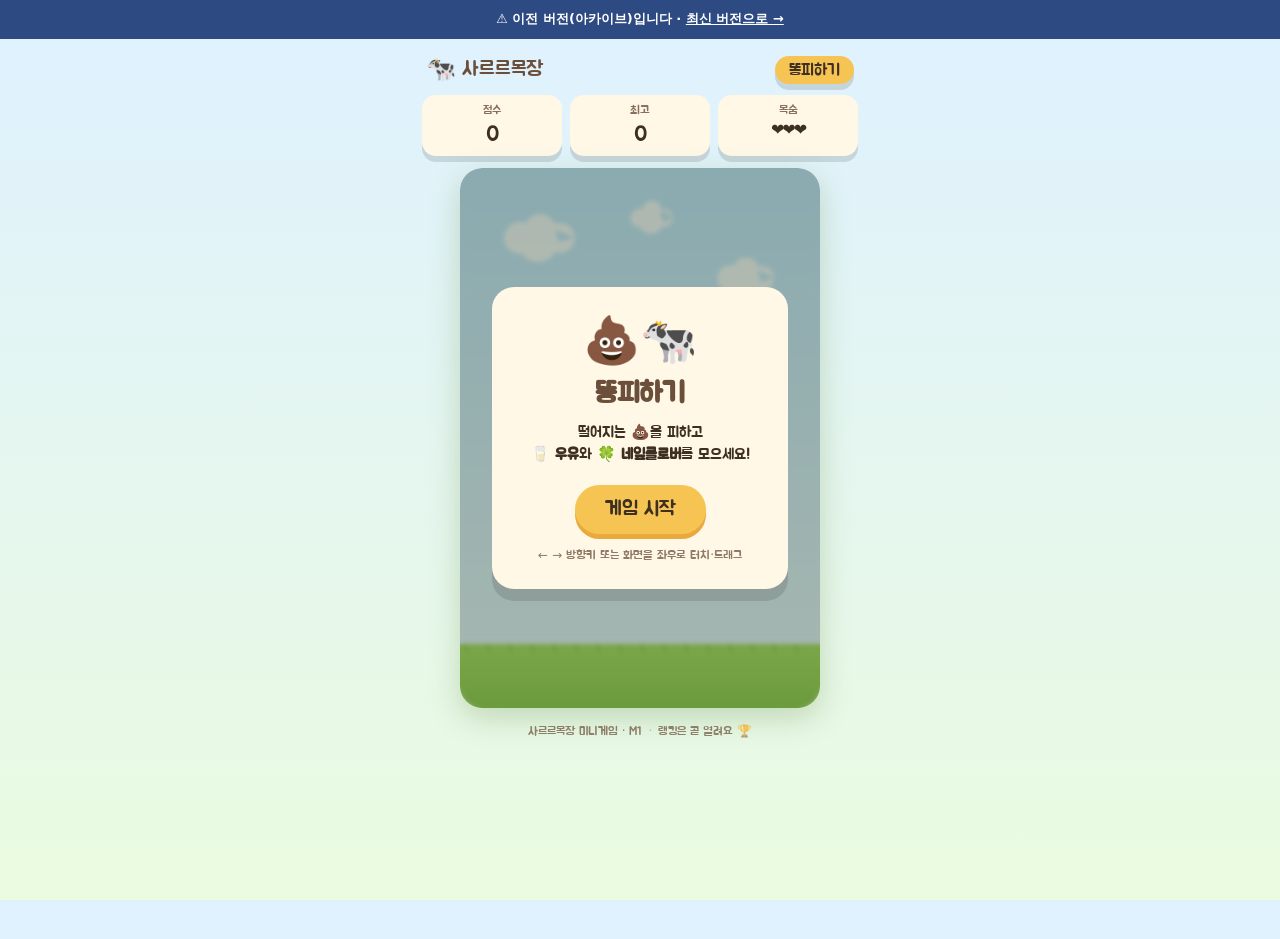
<file: versions/v1-mvp/index.html>
<!DOCTYPE html>
<html lang="ko">
<head>
  <meta charset="UTF-8" />
  <meta name="viewport" content="width=device-width, initial-scale=1.0, maximum-scale=1.0, user-scalable=no" />
  <meta name="theme-color" content="#f6c453" />
  <title>사르르목장 · 똥피하기</title>
  <meta name="description" content="사르르목장 미니게임 — 떨어지는 똥을 피하고 우유를 모으세요!" />
  <link rel="preconnect" href="https://fonts.gstatic.com" crossorigin />
  <link href="https://fonts.googleapis.com/css2?family=Jua&display=swap" rel="stylesheet" />
  <link rel="stylesheet" href="./css/style.css" />
</head>
<body>
<script src="../oldver-check.js"></script>
  <div id="app">
    <header class="topbar">
      <div class="brand">
        <span class="brand-emoji">🐄</span>
        <span class="brand-text">사르르목장</span>
      </div>
      <div class="game-title">똥피하기</div>
    </header>

    <main class="stage-wrap">
      <div class="hud">
        <div class="hud-item">
          <span class="hud-label">점수</span>
          <span id="score" class="hud-value">0</span>
        </div>
        <div class="hud-item">
          <span class="hud-label">최고</span>
          <span id="best" class="hud-value">0</span>
        </div>
        <div class="hud-item lives">
          <span class="hud-label">목숨</span>
          <span id="lives" class="hud-value">❤️❤️❤️</span>
        </div>
      </div>

      <div class="canvas-frame">
        <canvas id="game" width="360" height="540"></canvas>

        <!-- 시작 화면 -->
        <div id="overlay-start" class="overlay">
          <div class="card">
            <div class="big-emoji">💩🐄</div>
            <h1>똥피하기</h1>
            <p class="lead">떨어지는 <b>💩</b>을 피하고<br /><b>🥛 우유</b>와 <b>🍀 네잎클로버</b>를 모으세요!</p>
            <button id="btn-start" class="btn btn-primary">게임 시작</button>
            <p class="hint">← → 방향키 또는 화면을 좌우로 터치·드래그</p>
          </div>
        </div>

        <!-- 게임오버 화면 -->
        <div id="overlay-over" class="overlay hidden">
          <div class="card">
            <div class="big-emoji" id="over-emoji">🐄💫</div>
            <h1>게임 오버</h1>
            <p class="score-line">점수 <b id="final-score">0</b></p>
            <p class="best-line" id="best-line"></p>
            <button id="btn-retry" class="btn btn-primary">다시 도전</button>
          </div>
        </div>
      </div>

      <div class="controls">
        <button id="btn-left" class="pad" aria-label="왼쪽">◀</button>
        <button id="btn-right" class="pad" aria-label="오른쪽">▶</button>
      </div>
    </main>

    <footer class="footer">
      <span>사르르목장 미니게임 · M1</span>
      <span class="dot">·</span>
      <span>랭킹은 곧 열려요 🏆</span>
    </footer>
  </div>

  <script src="./js/game.js"></script>
</body>
</html>
</file>
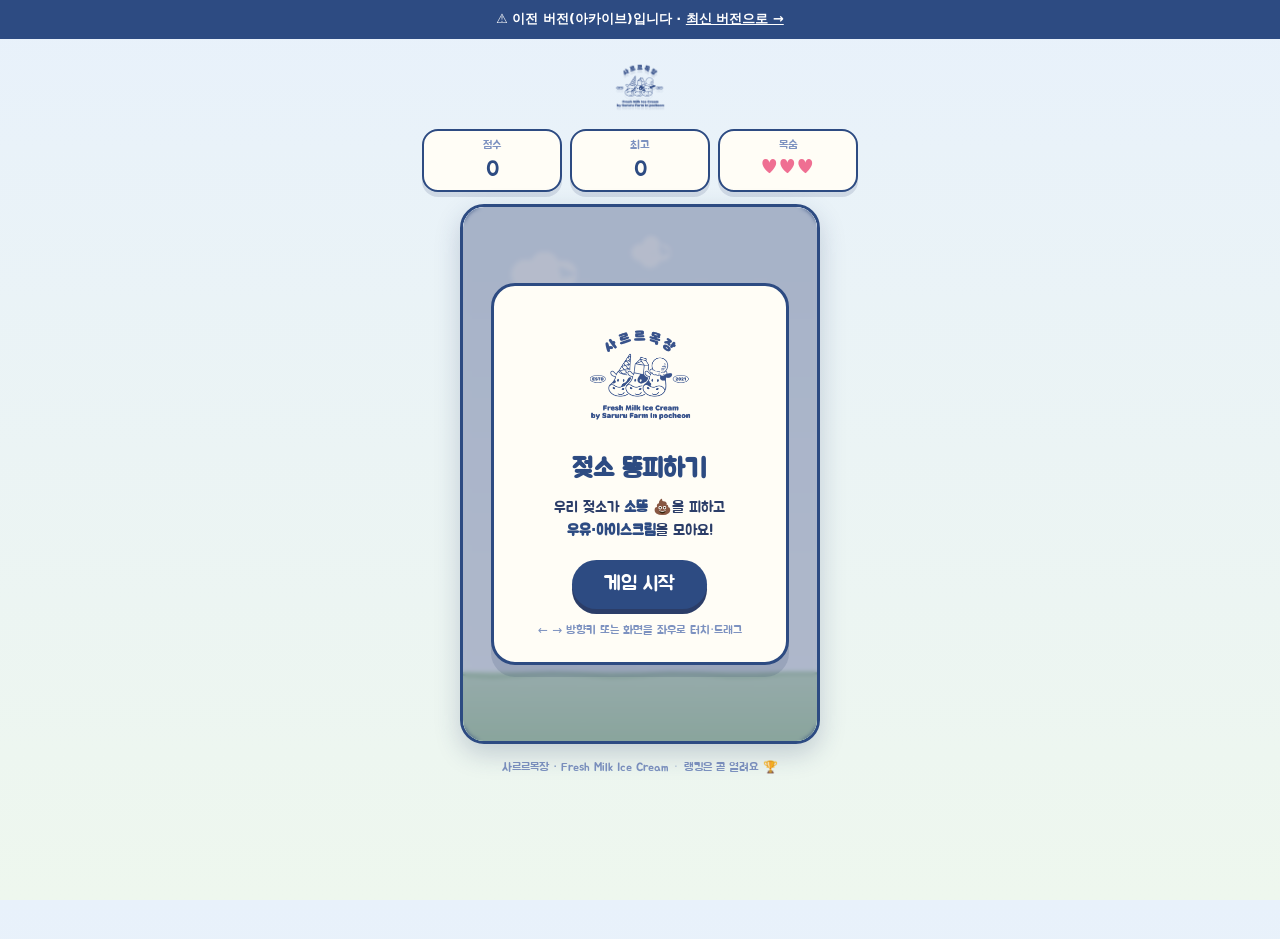
<file: versions/v2-brand/index.html>
<!DOCTYPE html>
<html lang="ko">
<head>
  <meta charset="UTF-8" />
  <meta name="viewport" content="width=device-width, initial-scale=1.0, maximum-scale=1.0, user-scalable=no" />
  <meta name="theme-color" content="#2D4B82" />
  <title>사르르목장 · 젖소 똥피하기</title>
  <meta name="description" content="사르르목장 미니게임 — 우리 젖소가 소똥을 피하고 우유·아이스크림을 모아요!" />
  <link rel="icon" href="./assets/logo.png" />
  <link rel="preconnect" href="https://fonts.gstatic.com" crossorigin />
  <link href="https://fonts.googleapis.com/css2?family=Jua&display=swap" rel="stylesheet" />
  <link rel="stylesheet" href="./css/style.css" />
</head>
<body>
<script src="../oldver-check.js"></script>
  <div id="app">
    <header class="topbar">
      <img class="brand-logo" src="./assets/logo.png" alt="사르르목장" />
    </header>

    <main class="stage-wrap">
      <div class="hud">
        <div class="hud-item">
          <span class="hud-label">점수</span>
          <span id="score" class="hud-value">0</span>
        </div>
        <div class="hud-item">
          <span class="hud-label">최고</span>
          <span id="best" class="hud-value">0</span>
        </div>
        <div class="hud-item lives">
          <span class="hud-label">목숨</span>
          <span id="lives" class="hud-value">♥♥♥</span>
        </div>
      </div>

      <div class="canvas-frame">
        <canvas id="game" width="360" height="540"></canvas>

        <!-- 시작 화면 -->
        <div id="overlay-start" class="overlay">
          <div class="card">
            <img class="card-logo" src="./assets/logo.png" alt="사르르목장" />
            <h1>젖소 똥피하기</h1>
            <p class="lead">우리 젖소가 <b>소똥 💩</b>을 피하고<br /><b>우유·아이스크림</b>을 모아요!</p>
            <button id="btn-start" class="btn btn-primary">게임 시작</button>
            <p class="hint">← → 방향키 또는 화면을 좌우로 터치·드래그</p>
          </div>
        </div>

        <!-- 게임오버 화면 -->
        <div id="overlay-over" class="overlay hidden">
          <div class="card">
            <div class="over-badge" id="over-badge">🐄</div>
            <h1 id="over-title">또 도전!</h1>
            <p class="score-line">점수 <b id="final-score">0</b></p>
            <p class="best-line" id="best-line"></p>
            <button id="btn-retry" class="btn btn-primary">다시 도전</button>
          </div>
        </div>
      </div>

      <div class="controls">
        <button id="btn-left" class="pad" aria-label="왼쪽">◀</button>
        <button id="btn-right" class="pad" aria-label="오른쪽">▶</button>
      </div>
    </main>

    <footer class="footer">
      <span>사르르목장 · Fresh Milk Ice Cream</span>
      <span class="dot">·</span>
      <span>랭킹은 곧 열려요 🏆</span>
    </footer>
  </div>

  <script src="./js/game.js"></script>
</body>
</html>
</file>
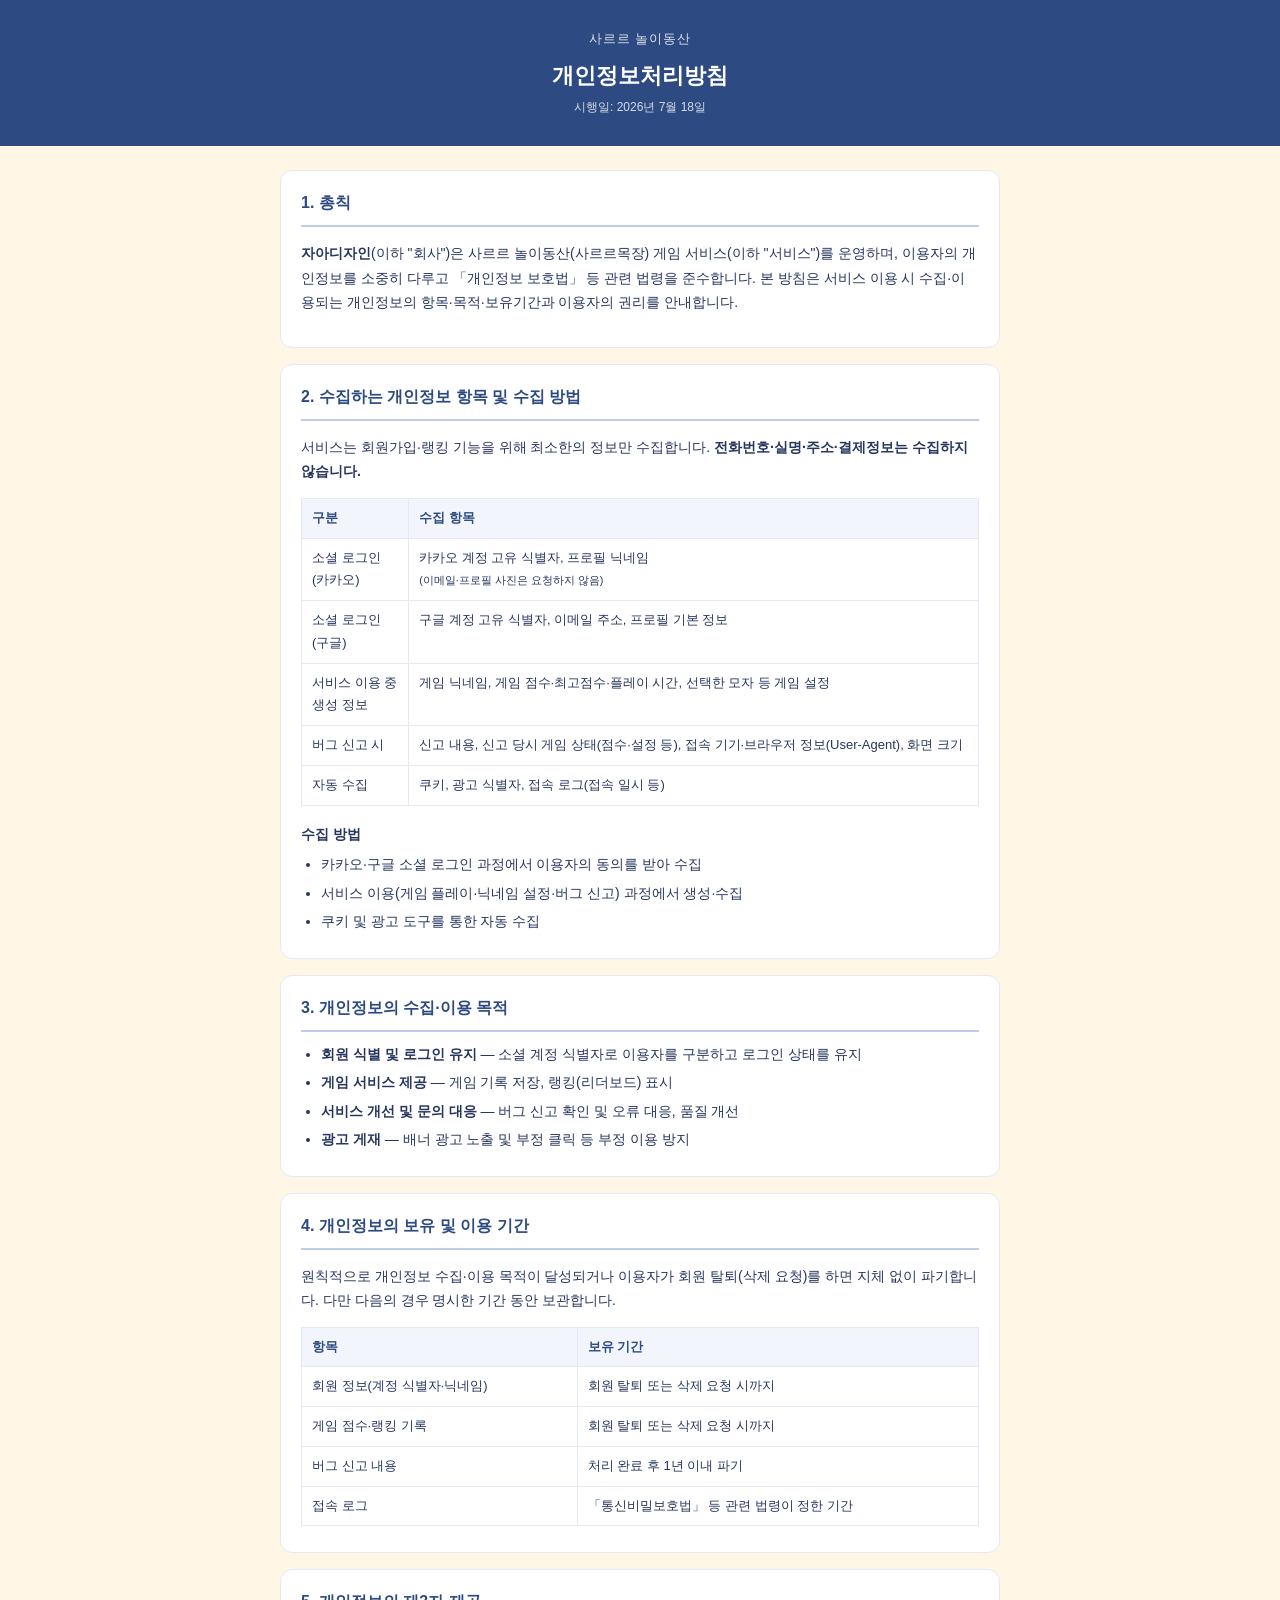
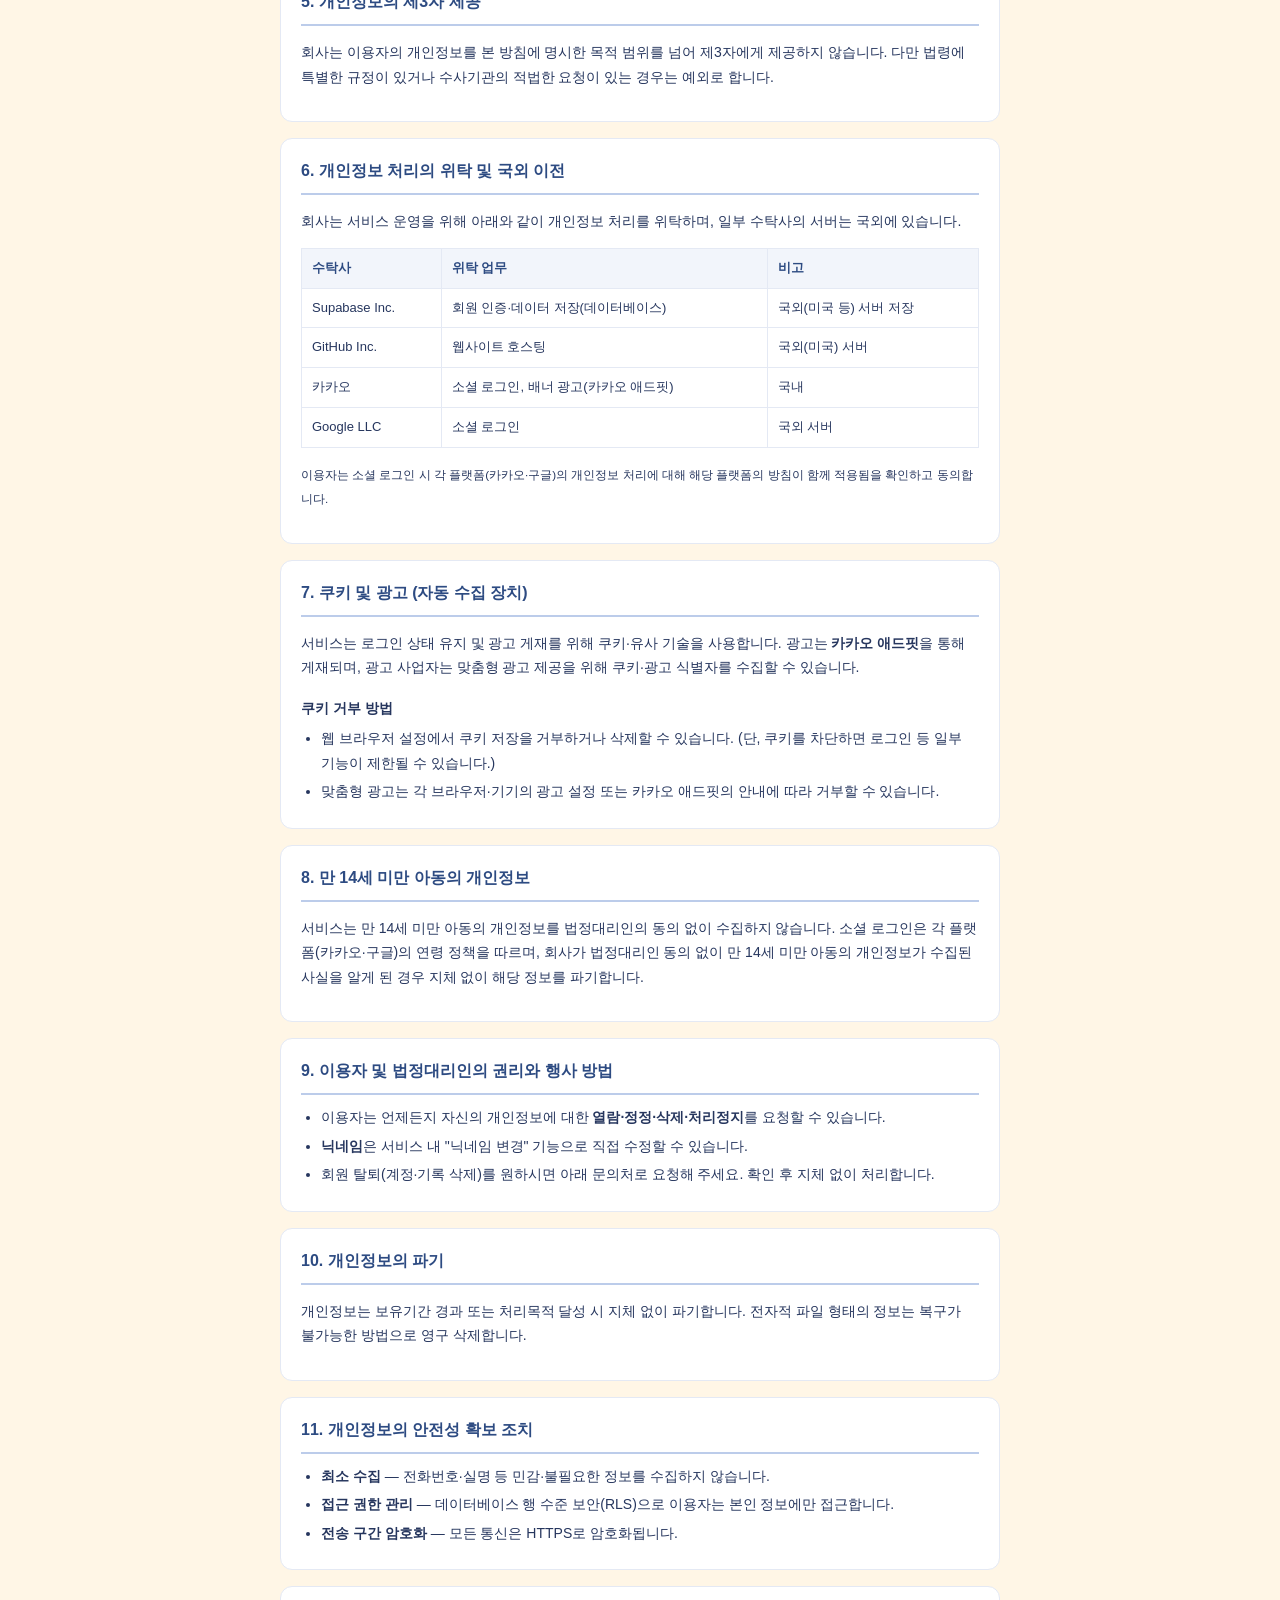
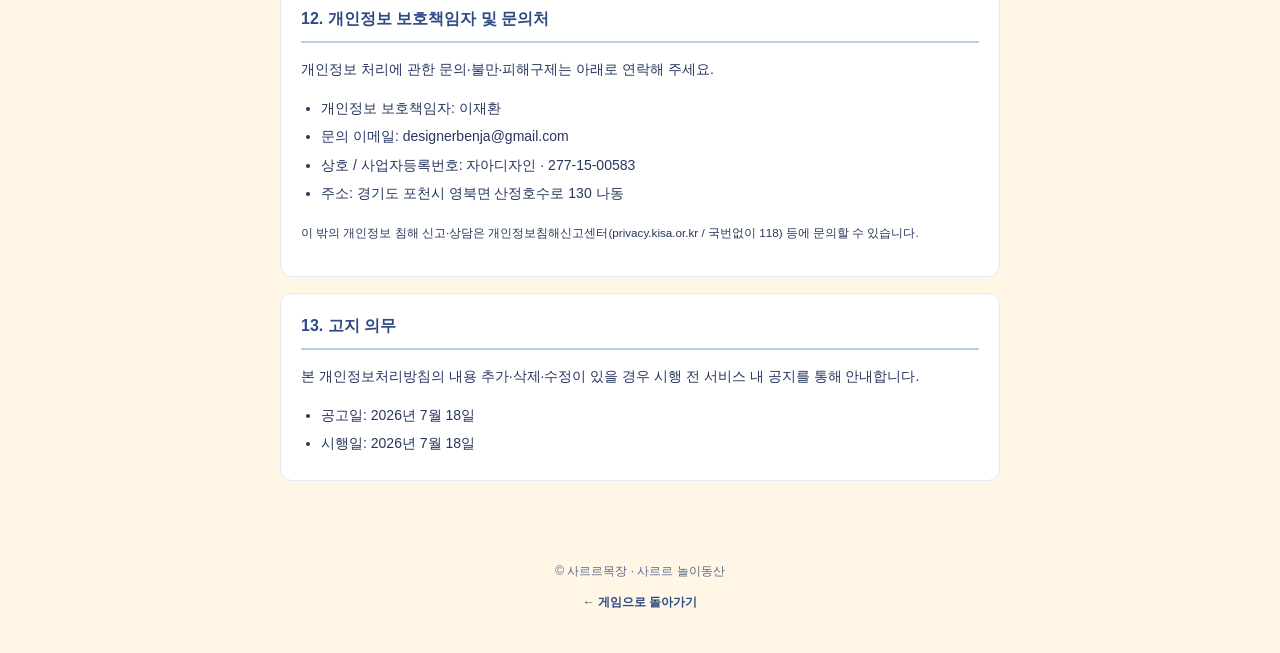
<file: privacy.html>
<!DOCTYPE html>
<html lang="ko">
<head>
  <meta charset="UTF-8" />
  <meta name="viewport" content="width=device-width, initial-scale=1.0" />
  <meta name="theme-color" content="#2D4B82" />
  <title>개인정보처리방침 · 사르르 놀이동산</title>
  <meta name="robots" content="index,follow" />
  <style>
    :root{
      --navy:#2D4B82; --ink:#26365e; --sky:#bcccea; --cream:#fff6e6;
      --berry:#e07d94; --line:#e4e9f4; --muted:#5c6b8a;
    }
    *{box-sizing:border-box;}
    body{
      margin:0; background:var(--cream); color:var(--ink);
      font-family:-apple-system,BlinkMacSystemFont,"Apple SD Gothic Neo","Malgun Gothic",sans-serif;
      line-height:1.75; -webkit-text-size-adjust:100%;
    }
    header{
      background:var(--navy); color:#fff; padding:28px 20px;
      text-align:center;
    }
    header .brand{font-size:13px; opacity:.85; letter-spacing:1px;}
    header h1{margin:6px 0 2px; font-size:22px;}
    header .eff{font-size:12px; opacity:.8;}
    main{max-width:760px; margin:0 auto; padding:24px 20px 64px;}
    .note{
      background:#fff; border:2px solid var(--berry); border-radius:10px;
      padding:14px 16px; margin:0 0 26px; font-size:13px; color:var(--muted);
    }
    .note b{color:var(--berry);}
    section{
      background:#fff; border:1px solid var(--line); border-radius:12px;
      padding:18px 20px; margin:0 0 16px;
    }
    h2{font-size:16px; color:var(--navy); margin:0 0 10px; border-bottom:2px solid var(--sky); padding-bottom:8px;}
    h3{font-size:14px; color:var(--ink); margin:16px 0 6px;}
    p,li{font-size:14px;}
    ul{margin:6px 0 6px; padding-left:20px;}
    li{margin:4px 0;}
    table{width:100%; border-collapse:collapse; margin:8px 0; font-size:13px;}
    th,td{border:1px solid var(--line); padding:8px 10px; text-align:left; vertical-align:top;}
    th{background:#f2f5fb; color:var(--navy); white-space:nowrap;}
    .fill{background:#fff3d6; border-bottom:1px dashed #d9a441; padding:0 4px; color:#8a5a00; font-weight:bold;}
    a{color:var(--navy);}
    footer{max-width:760px; margin:0 auto; padding:0 20px 40px; font-size:12px; color:var(--muted); text-align:center;}
    .back{display:inline-block; margin-top:10px; color:var(--navy); text-decoration:none; font-weight:bold;}
    @media (prefers-color-scheme: dark){
      body{background:#141a28; color:#e7ecf7;}
      section{background:#1d2536; border-color:#2c3852;}
      th{background:#232d44; color:var(--sky);}
      th,td{border-color:#2c3852;}
      h3{color:#e7ecf7;}
      .note{background:#1d2536;}
    }
  </style>
</head>
<body>
  <header>
    <div class="brand">사르르 놀이동산</div>
    <h1>개인정보처리방침</h1>
    <div class="eff">시행일: 2026년 7월 18일</div>
  </header>

  <main>
    <section>
      <h2>1. 총칙</h2>
      <p><b>자아디자인</b>(이하 "회사")은 사르르 놀이동산(사르르목장) 게임 서비스(이하 "서비스")를
      운영하며, 이용자의 개인정보를 소중히 다루고 「개인정보 보호법」 등 관련 법령을 준수합니다.
      본 방침은 서비스 이용 시 수집·이용되는 개인정보의 항목·목적·보유기간과 이용자의 권리를 안내합니다.</p>
    </section>

    <section>
      <h2>2. 수집하는 개인정보 항목 및 수집 방법</h2>
      <p>서비스는 회원가입·랭킹 기능을 위해 최소한의 정보만 수집합니다. <b>전화번호·실명·주소·결제정보는 수집하지 않습니다.</b></p>
      <table>
        <tr><th>구분</th><th>수집 항목</th></tr>
        <tr>
          <td>소셜 로그인<br>(카카오)</td>
          <td>카카오 계정 고유 식별자, 프로필 닉네임<br><small>(이메일·프로필 사진은 요청하지 않음)</small></td>
        </tr>
        <tr>
          <td>소셜 로그인<br>(구글)</td>
          <td>구글 계정 고유 식별자, 이메일 주소, 프로필 기본 정보</td>
        </tr>
        <tr>
          <td>서비스 이용 중<br>생성 정보</td>
          <td>게임 닉네임, 게임 점수·최고점수·플레이 시간, 선택한 모자 등 게임 설정</td>
        </tr>
        <tr>
          <td>버그 신고 시</td>
          <td>신고 내용, 신고 당시 게임 상태(점수·설정 등), 접속 기기·브라우저 정보(User-Agent), 화면 크기</td>
        </tr>
        <tr>
          <td>자동 수집</td>
          <td>쿠키, 광고 식별자, 접속 로그(접속 일시 등)</td>
        </tr>
      </table>
      <h3>수집 방법</h3>
      <ul>
        <li>카카오·구글 소셜 로그인 과정에서 이용자의 동의를 받아 수집</li>
        <li>서비스 이용(게임 플레이·닉네임 설정·버그 신고) 과정에서 생성·수집</li>
        <li>쿠키 및 광고 도구를 통한 자동 수집</li>
      </ul>
    </section>

    <section>
      <h2>3. 개인정보의 수집·이용 목적</h2>
      <ul>
        <li><b>회원 식별 및 로그인 유지</b> — 소셜 계정 식별자로 이용자를 구분하고 로그인 상태를 유지</li>
        <li><b>게임 서비스 제공</b> — 게임 기록 저장, 랭킹(리더보드) 표시</li>
        <li><b>서비스 개선 및 문의 대응</b> — 버그 신고 확인 및 오류 대응, 품질 개선</li>
        <li><b>광고 게재</b> — 배너 광고 노출 및 부정 클릭 등 부정 이용 방지</li>
      </ul>
    </section>

    <section>
      <h2>4. 개인정보의 보유 및 이용 기간</h2>
      <p>원칙적으로 개인정보 수집·이용 목적이 달성되거나 이용자가 회원 탈퇴(삭제 요청)를 하면 지체 없이 파기합니다.
      다만 다음의 경우 명시한 기간 동안 보관합니다.</p>
      <table>
        <tr><th>항목</th><th>보유 기간</th></tr>
        <tr><td>회원 정보(계정 식별자·닉네임)</td><td>회원 탈퇴 또는 삭제 요청 시까지</td></tr>
        <tr><td>게임 점수·랭킹 기록</td><td>회원 탈퇴 또는 삭제 요청 시까지</td></tr>
        <tr><td>버그 신고 내용</td><td>처리 완료 후 1년 이내 파기</td></tr>
        <tr><td>접속 로그</td><td>「통신비밀보호법」 등 관련 법령이 정한 기간</td></tr>
      </table>
    </section>

    <section>
      <h2>5. 개인정보의 제3자 제공</h2>
      <p>회사는 이용자의 개인정보를 본 방침에 명시한 목적 범위를 넘어 제3자에게 제공하지 않습니다.
      다만 법령에 특별한 규정이 있거나 수사기관의 적법한 요청이 있는 경우는 예외로 합니다.</p>
    </section>

    <section>
      <h2>6. 개인정보 처리의 위탁 및 국외 이전</h2>
      <p>회사는 서비스 운영을 위해 아래와 같이 개인정보 처리를 위탁하며, 일부 수탁사의 서버는 국외에 있습니다.</p>
      <table>
        <tr><th>수탁사</th><th>위탁 업무</th><th>비고</th></tr>
        <tr><td>Supabase Inc.</td><td>회원 인증·데이터 저장(데이터베이스)</td><td>국외(미국 등) 서버 저장</td></tr>
        <tr><td>GitHub Inc.</td><td>웹사이트 호스팅</td><td>국외(미국) 서버</td></tr>
        <tr><td>카카오</td><td>소셜 로그인, 배너 광고(카카오 애드핏)</td><td>국내</td></tr>
        <tr><td>Google LLC</td><td>소셜 로그인</td><td>국외 서버</td></tr>
      </table>
      <p><small>이용자는 소셜 로그인 시 각 플랫폼(카카오·구글)의 개인정보 처리에 대해 해당 플랫폼의 방침이 함께 적용됨을 확인하고 동의합니다.</small></p>
    </section>

    <section>
      <h2>7. 쿠키 및 광고 (자동 수집 장치)</h2>
      <p>서비스는 로그인 상태 유지 및 광고 게재를 위해 쿠키·유사 기술을 사용합니다.
      광고는 <b>카카오 애드핏</b>을 통해 게재되며, 광고 사업자는 맞춤형 광고 제공을 위해 쿠키·광고 식별자를 수집할 수 있습니다.</p>
      <h3>쿠키 거부 방법</h3>
      <ul>
        <li>웹 브라우저 설정에서 쿠키 저장을 거부하거나 삭제할 수 있습니다. (단, 쿠키를 차단하면 로그인 등 일부 기능이 제한될 수 있습니다.)</li>
        <li>맞춤형 광고는 각 브라우저·기기의 광고 설정 또는 카카오 애드핏의 안내에 따라 거부할 수 있습니다.</li>
      </ul>
    </section>

    <section>
      <h2>8. 만 14세 미만 아동의 개인정보</h2>
      <p>서비스는 만 14세 미만 아동의 개인정보를 법정대리인의 동의 없이 수집하지 않습니다.
      소셜 로그인은 각 플랫폼(카카오·구글)의 연령 정책을 따르며, 회사가 법정대리인 동의 없이 만 14세 미만 아동의
      개인정보가 수집된 사실을 알게 된 경우 지체 없이 해당 정보를 파기합니다.</p>
    </section>

    <section>
      <h2>9. 이용자 및 법정대리인의 권리와 행사 방법</h2>
      <ul>
        <li>이용자는 언제든지 자신의 개인정보에 대한 <b>열람·정정·삭제·처리정지</b>를 요청할 수 있습니다.</li>
        <li><b>닉네임</b>은 서비스 내 "닉네임 변경" 기능으로 직접 수정할 수 있습니다.</li>
        <li>회원 탈퇴(계정·기록 삭제)를 원하시면 아래 문의처로 요청해 주세요. 확인 후 지체 없이 처리합니다.</li>
      </ul>
    </section>

    <section>
      <h2>10. 개인정보의 파기</h2>
      <p>개인정보는 보유기간 경과 또는 처리목적 달성 시 지체 없이 파기합니다.
      전자적 파일 형태의 정보는 복구가 불가능한 방법으로 영구 삭제합니다.</p>
    </section>

    <section>
      <h2>11. 개인정보의 안전성 확보 조치</h2>
      <ul>
        <li><b>최소 수집</b> — 전화번호·실명 등 민감·불필요한 정보를 수집하지 않습니다.</li>
        <li><b>접근 권한 관리</b> — 데이터베이스 행 수준 보안(RLS)으로 이용자는 본인 정보에만 접근합니다.</li>
        <li><b>전송 구간 암호화</b> — 모든 통신은 HTTPS로 암호화됩니다.</li>
      </ul>
    </section>

    <section>
      <h2>12. 개인정보 보호책임자 및 문의처</h2>
      <p>개인정보 처리에 관한 문의·불만·피해구제는 아래로 연락해 주세요.</p>
      <ul>
        <li>개인정보 보호책임자: 이재환</li>
        <li>문의 이메일: designerbenja@gmail.com</li>
        <li>상호 / 사업자등록번호: 자아디자인 · 277-15-00583</li>
        <li>주소: 경기도 포천시 영북면 산정호수로 130 나동</li>
      </ul>
      <p><small>이 밖의 개인정보 침해 신고·상담은 개인정보침해신고센터(privacy.kisa.or.kr / 국번없이 118) 등에 문의할 수 있습니다.</small></p>
    </section>

    <section>
      <h2>13. 고지 의무</h2>
      <p>본 개인정보처리방침의 내용 추가·삭제·수정이 있을 경우 시행 전 서비스 내 공지를 통해 안내합니다.</p>
      <ul>
        <li>공고일: 2026년 7월 18일</li>
        <li>시행일: 2026년 7월 18일</li>
      </ul>
    </section>
  </main>

  <footer>
    © 사르르목장 · 사르르 놀이동산
    <br><a class="back" href="./index.html">← 게임으로 돌아가기</a>
  </footer>
</body>
</html>
</file>
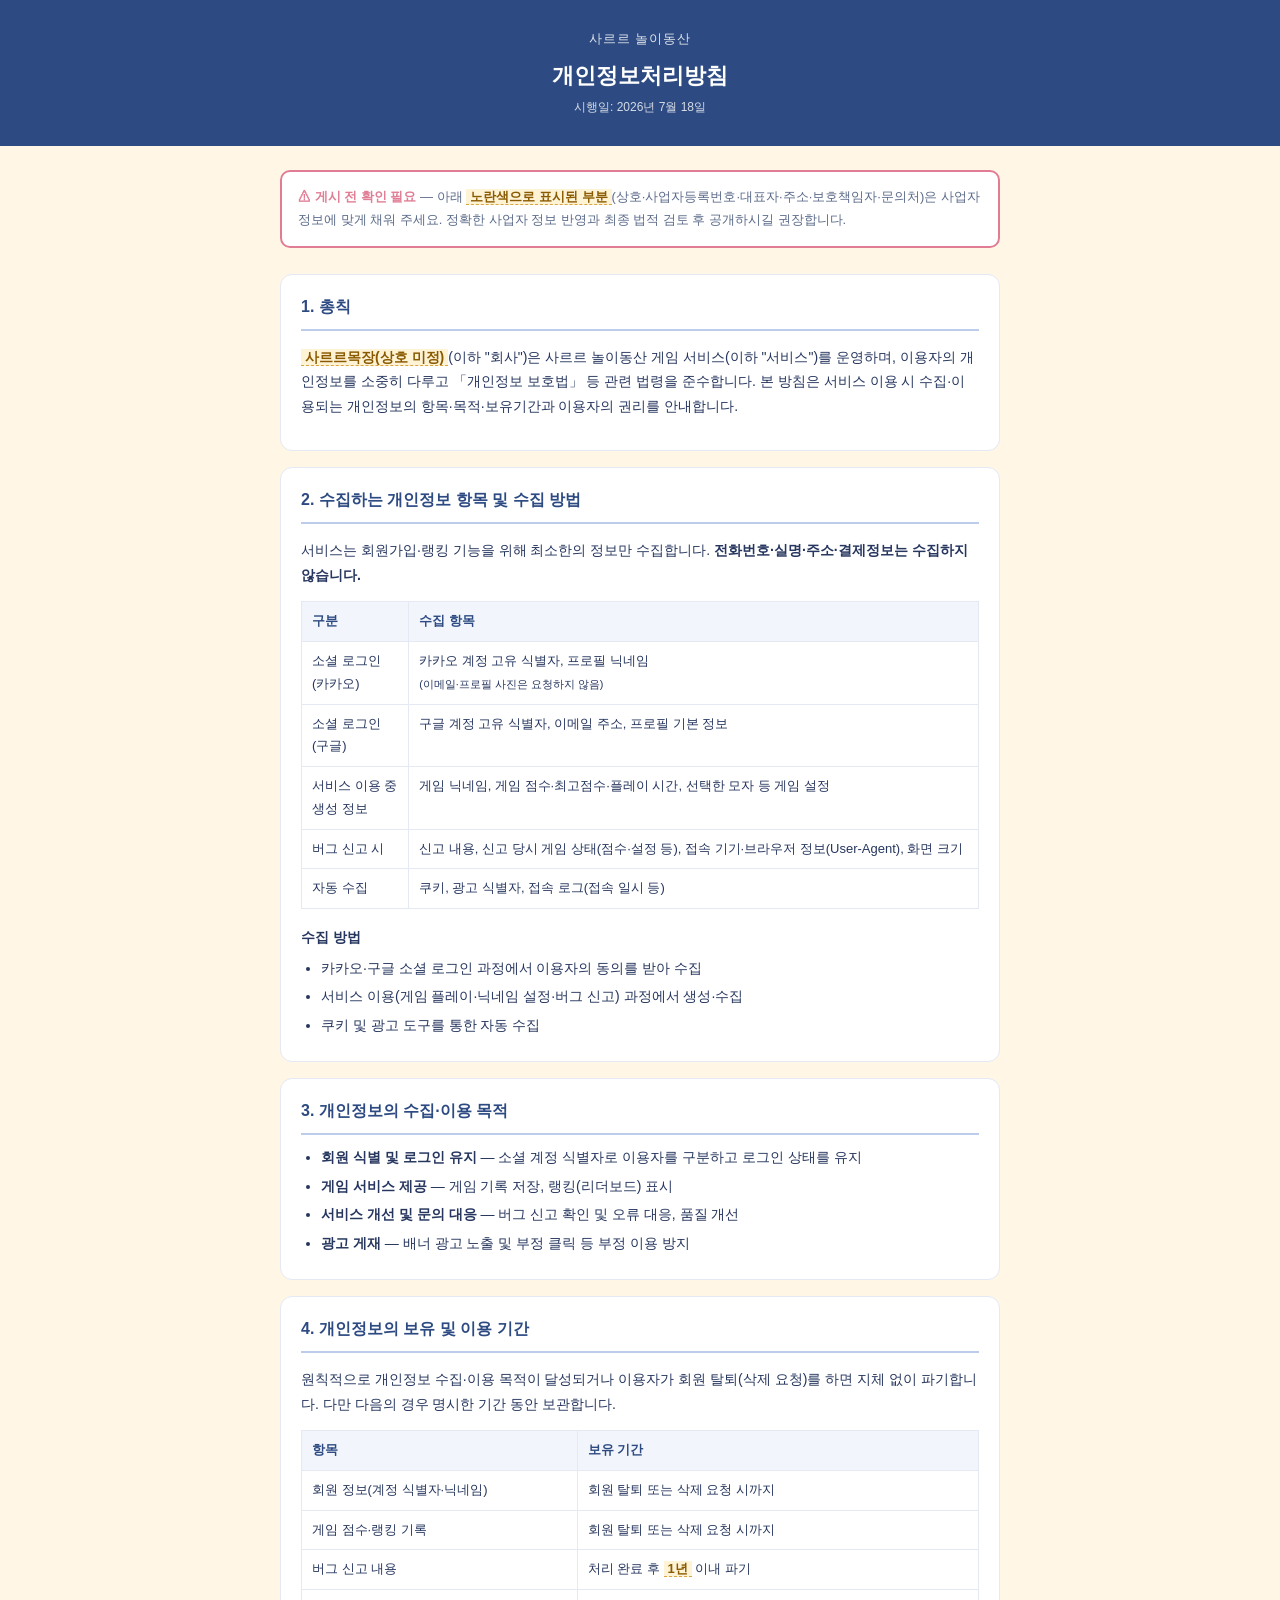
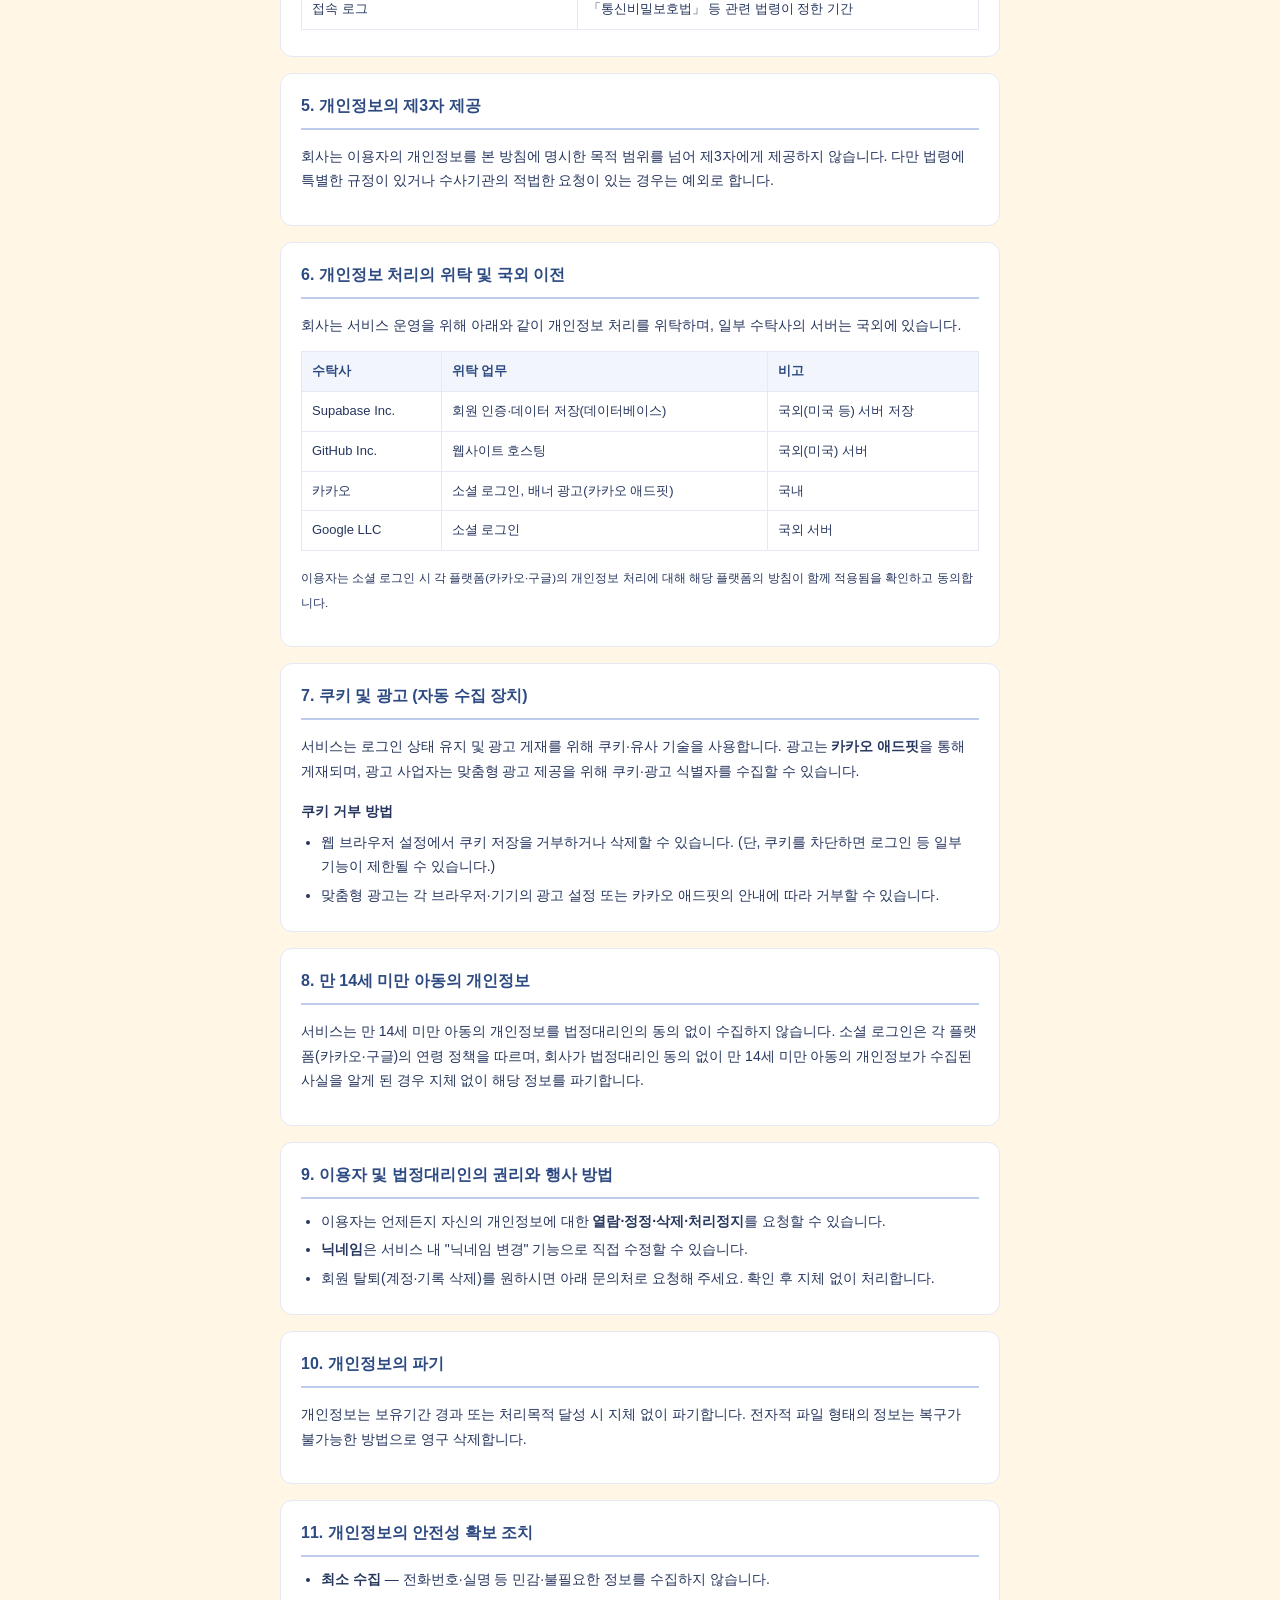
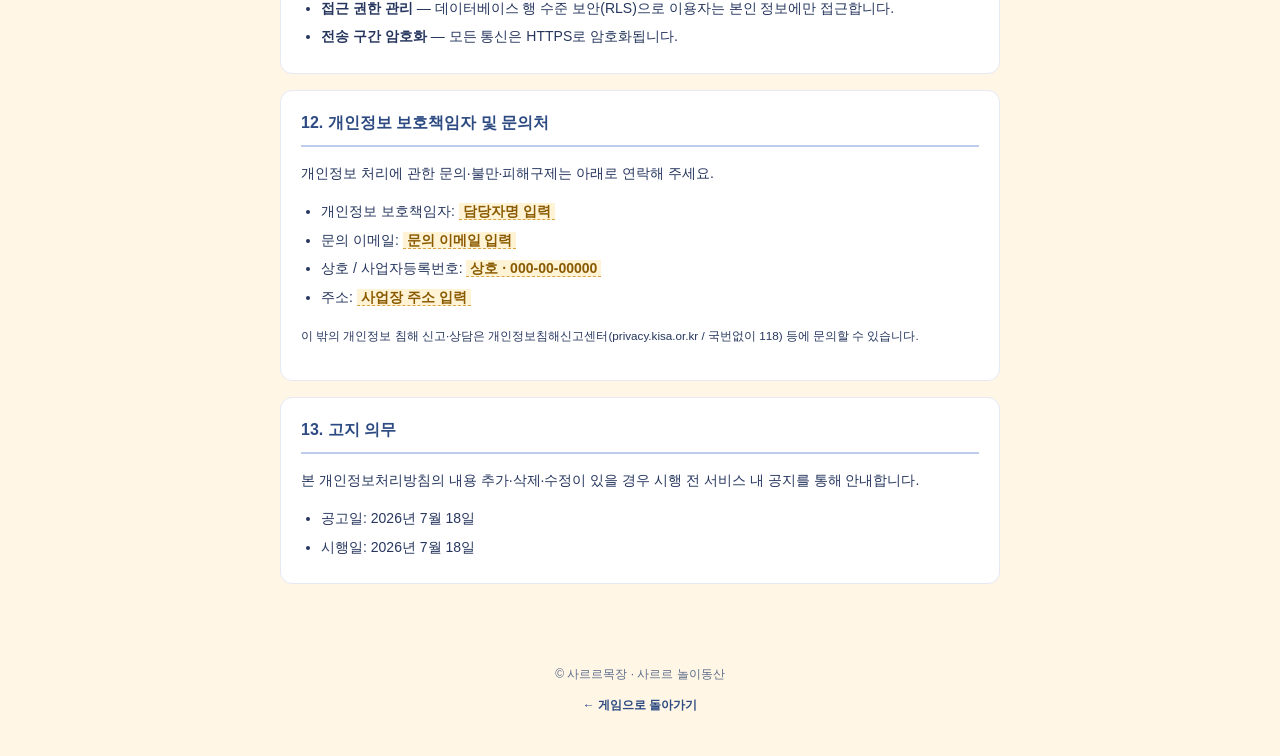
<file: versions/v7-bi/privacy.html>
<!DOCTYPE html>
<html lang="ko">
<head>
  <meta charset="UTF-8" />
  <meta name="viewport" content="width=device-width, initial-scale=1.0" />
  <meta name="theme-color" content="#2D4B82" />
  <title>개인정보처리방침 · 사르르 놀이동산</title>
  <meta name="robots" content="index,follow" />
  <style>
    :root{
      --navy:#2D4B82; --ink:#26365e; --sky:#bcccea; --cream:#fff6e6;
      --berry:#e07d94; --line:#e4e9f4; --muted:#5c6b8a;
    }
    *{box-sizing:border-box;}
    body{
      margin:0; background:var(--cream); color:var(--ink);
      font-family:-apple-system,BlinkMacSystemFont,"Apple SD Gothic Neo","Malgun Gothic",sans-serif;
      line-height:1.75; -webkit-text-size-adjust:100%;
    }
    header{
      background:var(--navy); color:#fff; padding:28px 20px;
      text-align:center;
    }
    header .brand{font-size:13px; opacity:.85; letter-spacing:1px;}
    header h1{margin:6px 0 2px; font-size:22px;}
    header .eff{font-size:12px; opacity:.8;}
    main{max-width:760px; margin:0 auto; padding:24px 20px 64px;}
    .note{
      background:#fff; border:2px solid var(--berry); border-radius:10px;
      padding:14px 16px; margin:0 0 26px; font-size:13px; color:var(--muted);
    }
    .note b{color:var(--berry);}
    section{
      background:#fff; border:1px solid var(--line); border-radius:12px;
      padding:18px 20px; margin:0 0 16px;
    }
    h2{font-size:16px; color:var(--navy); margin:0 0 10px; border-bottom:2px solid var(--sky); padding-bottom:8px;}
    h3{font-size:14px; color:var(--ink); margin:16px 0 6px;}
    p,li{font-size:14px;}
    ul{margin:6px 0 6px; padding-left:20px;}
    li{margin:4px 0;}
    table{width:100%; border-collapse:collapse; margin:8px 0; font-size:13px;}
    th,td{border:1px solid var(--line); padding:8px 10px; text-align:left; vertical-align:top;}
    th{background:#f2f5fb; color:var(--navy); white-space:nowrap;}
    .fill{background:#fff3d6; border-bottom:1px dashed #d9a441; padding:0 4px; color:#8a5a00; font-weight:bold;}
    a{color:var(--navy);}
    footer{max-width:760px; margin:0 auto; padding:0 20px 40px; font-size:12px; color:var(--muted); text-align:center;}
    .back{display:inline-block; margin-top:10px; color:var(--navy); text-decoration:none; font-weight:bold;}
    @media (prefers-color-scheme: dark){
      body{background:#141a28; color:#e7ecf7;}
      section{background:#1d2536; border-color:#2c3852;}
      th{background:#232d44; color:var(--sky);}
      th,td{border-color:#2c3852;}
      h3{color:#e7ecf7;}
      .note{background:#1d2536;}
    }
  </style>
</head>
<body>
  <header>
    <div class="brand">사르르 놀이동산</div>
    <h1>개인정보처리방침</h1>
    <div class="eff">시행일: 2026년 7월 18일</div>
  </header>

  <main>
    <div class="note">
      <b>⚠ 게시 전 확인 필요</b> — 아래 <span class="fill">노란색으로 표시된 부분</span>(상호·사업자등록번호·대표자·주소·보호책임자·문의처)은
      사업자 정보에 맞게 채워 주세요. 정확한 사업자 정보 반영과 최종 법적 검토 후 공개하시길 권장합니다.
    </div>

    <section>
      <h2>1. 총칙</h2>
      <p><span class="fill">사르르목장(상호 미정)</span>(이하 "회사")은 사르르 놀이동산 게임 서비스(이하 "서비스")를
      운영하며, 이용자의 개인정보를 소중히 다루고 「개인정보 보호법」 등 관련 법령을 준수합니다.
      본 방침은 서비스 이용 시 수집·이용되는 개인정보의 항목·목적·보유기간과 이용자의 권리를 안내합니다.</p>
    </section>

    <section>
      <h2>2. 수집하는 개인정보 항목 및 수집 방법</h2>
      <p>서비스는 회원가입·랭킹 기능을 위해 최소한의 정보만 수집합니다. <b>전화번호·실명·주소·결제정보는 수집하지 않습니다.</b></p>
      <table>
        <tr><th>구분</th><th>수집 항목</th></tr>
        <tr>
          <td>소셜 로그인<br>(카카오)</td>
          <td>카카오 계정 고유 식별자, 프로필 닉네임<br><small>(이메일·프로필 사진은 요청하지 않음)</small></td>
        </tr>
        <tr>
          <td>소셜 로그인<br>(구글)</td>
          <td>구글 계정 고유 식별자, 이메일 주소, 프로필 기본 정보</td>
        </tr>
        <tr>
          <td>서비스 이용 중<br>생성 정보</td>
          <td>게임 닉네임, 게임 점수·최고점수·플레이 시간, 선택한 모자 등 게임 설정</td>
        </tr>
        <tr>
          <td>버그 신고 시</td>
          <td>신고 내용, 신고 당시 게임 상태(점수·설정 등), 접속 기기·브라우저 정보(User-Agent), 화면 크기</td>
        </tr>
        <tr>
          <td>자동 수집</td>
          <td>쿠키, 광고 식별자, 접속 로그(접속 일시 등)</td>
        </tr>
      </table>
      <h3>수집 방법</h3>
      <ul>
        <li>카카오·구글 소셜 로그인 과정에서 이용자의 동의를 받아 수집</li>
        <li>서비스 이용(게임 플레이·닉네임 설정·버그 신고) 과정에서 생성·수집</li>
        <li>쿠키 및 광고 도구를 통한 자동 수집</li>
      </ul>
    </section>

    <section>
      <h2>3. 개인정보의 수집·이용 목적</h2>
      <ul>
        <li><b>회원 식별 및 로그인 유지</b> — 소셜 계정 식별자로 이용자를 구분하고 로그인 상태를 유지</li>
        <li><b>게임 서비스 제공</b> — 게임 기록 저장, 랭킹(리더보드) 표시</li>
        <li><b>서비스 개선 및 문의 대응</b> — 버그 신고 확인 및 오류 대응, 품질 개선</li>
        <li><b>광고 게재</b> — 배너 광고 노출 및 부정 클릭 등 부정 이용 방지</li>
      </ul>
    </section>

    <section>
      <h2>4. 개인정보의 보유 및 이용 기간</h2>
      <p>원칙적으로 개인정보 수집·이용 목적이 달성되거나 이용자가 회원 탈퇴(삭제 요청)를 하면 지체 없이 파기합니다.
      다만 다음의 경우 명시한 기간 동안 보관합니다.</p>
      <table>
        <tr><th>항목</th><th>보유 기간</th></tr>
        <tr><td>회원 정보(계정 식별자·닉네임)</td><td>회원 탈퇴 또는 삭제 요청 시까지</td></tr>
        <tr><td>게임 점수·랭킹 기록</td><td>회원 탈퇴 또는 삭제 요청 시까지</td></tr>
        <tr><td>버그 신고 내용</td><td>처리 완료 후 <span class="fill">1년</span> 이내 파기</td></tr>
        <tr><td>접속 로그</td><td>「통신비밀보호법」 등 관련 법령이 정한 기간</td></tr>
      </table>
    </section>

    <section>
      <h2>5. 개인정보의 제3자 제공</h2>
      <p>회사는 이용자의 개인정보를 본 방침에 명시한 목적 범위를 넘어 제3자에게 제공하지 않습니다.
      다만 법령에 특별한 규정이 있거나 수사기관의 적법한 요청이 있는 경우는 예외로 합니다.</p>
    </section>

    <section>
      <h2>6. 개인정보 처리의 위탁 및 국외 이전</h2>
      <p>회사는 서비스 운영을 위해 아래와 같이 개인정보 처리를 위탁하며, 일부 수탁사의 서버는 국외에 있습니다.</p>
      <table>
        <tr><th>수탁사</th><th>위탁 업무</th><th>비고</th></tr>
        <tr><td>Supabase Inc.</td><td>회원 인증·데이터 저장(데이터베이스)</td><td>국외(미국 등) 서버 저장</td></tr>
        <tr><td>GitHub Inc.</td><td>웹사이트 호스팅</td><td>국외(미국) 서버</td></tr>
        <tr><td>카카오</td><td>소셜 로그인, 배너 광고(카카오 애드핏)</td><td>국내</td></tr>
        <tr><td>Google LLC</td><td>소셜 로그인</td><td>국외 서버</td></tr>
      </table>
      <p><small>이용자는 소셜 로그인 시 각 플랫폼(카카오·구글)의 개인정보 처리에 대해 해당 플랫폼의 방침이 함께 적용됨을 확인하고 동의합니다.</small></p>
    </section>

    <section>
      <h2>7. 쿠키 및 광고 (자동 수집 장치)</h2>
      <p>서비스는 로그인 상태 유지 및 광고 게재를 위해 쿠키·유사 기술을 사용합니다.
      광고는 <b>카카오 애드핏</b>을 통해 게재되며, 광고 사업자는 맞춤형 광고 제공을 위해 쿠키·광고 식별자를 수집할 수 있습니다.</p>
      <h3>쿠키 거부 방법</h3>
      <ul>
        <li>웹 브라우저 설정에서 쿠키 저장을 거부하거나 삭제할 수 있습니다. (단, 쿠키를 차단하면 로그인 등 일부 기능이 제한될 수 있습니다.)</li>
        <li>맞춤형 광고는 각 브라우저·기기의 광고 설정 또는 카카오 애드핏의 안내에 따라 거부할 수 있습니다.</li>
      </ul>
    </section>

    <section>
      <h2>8. 만 14세 미만 아동의 개인정보</h2>
      <p>서비스는 만 14세 미만 아동의 개인정보를 법정대리인의 동의 없이 수집하지 않습니다.
      소셜 로그인은 각 플랫폼(카카오·구글)의 연령 정책을 따르며, 회사가 법정대리인 동의 없이 만 14세 미만 아동의
      개인정보가 수집된 사실을 알게 된 경우 지체 없이 해당 정보를 파기합니다.</p>
    </section>

    <section>
      <h2>9. 이용자 및 법정대리인의 권리와 행사 방법</h2>
      <ul>
        <li>이용자는 언제든지 자신의 개인정보에 대한 <b>열람·정정·삭제·처리정지</b>를 요청할 수 있습니다.</li>
        <li><b>닉네임</b>은 서비스 내 "닉네임 변경" 기능으로 직접 수정할 수 있습니다.</li>
        <li>회원 탈퇴(계정·기록 삭제)를 원하시면 아래 문의처로 요청해 주세요. 확인 후 지체 없이 처리합니다.</li>
      </ul>
    </section>

    <section>
      <h2>10. 개인정보의 파기</h2>
      <p>개인정보는 보유기간 경과 또는 처리목적 달성 시 지체 없이 파기합니다.
      전자적 파일 형태의 정보는 복구가 불가능한 방법으로 영구 삭제합니다.</p>
    </section>

    <section>
      <h2>11. 개인정보의 안전성 확보 조치</h2>
      <ul>
        <li><b>최소 수집</b> — 전화번호·실명 등 민감·불필요한 정보를 수집하지 않습니다.</li>
        <li><b>접근 권한 관리</b> — 데이터베이스 행 수준 보안(RLS)으로 이용자는 본인 정보에만 접근합니다.</li>
        <li><b>전송 구간 암호화</b> — 모든 통신은 HTTPS로 암호화됩니다.</li>
      </ul>
    </section>

    <section>
      <h2>12. 개인정보 보호책임자 및 문의처</h2>
      <p>개인정보 처리에 관한 문의·불만·피해구제는 아래로 연락해 주세요.</p>
      <ul>
        <li>개인정보 보호책임자: <span class="fill">담당자명 입력</span></li>
        <li>문의 이메일: <span class="fill">문의 이메일 입력</span></li>
        <li>상호 / 사업자등록번호: <span class="fill">상호 · 000-00-00000</span></li>
        <li>주소: <span class="fill">사업장 주소 입력</span></li>
      </ul>
      <p><small>이 밖의 개인정보 침해 신고·상담은 개인정보침해신고센터(privacy.kisa.or.kr / 국번없이 118) 등에 문의할 수 있습니다.</small></p>
    </section>

    <section>
      <h2>13. 고지 의무</h2>
      <p>본 개인정보처리방침의 내용 추가·삭제·수정이 있을 경우 시행 전 서비스 내 공지를 통해 안내합니다.</p>
      <ul>
        <li>공고일: 2026년 7월 18일</li>
        <li>시행일: 2026년 7월 18일</li>
      </ul>
    </section>
  </main>

  <footer>
    © 사르르목장 · 사르르 놀이동산
    <br><a class="back" href="./index.html">← 게임으로 돌아가기</a>
  </footer>
</body>
</html>
</file>
<file: versions/v1-mvp/css/style.css>
:root {
  --farm-sky: #cdeaffff;
  --farm-grass: #a8e063;
  --farm-grass-2: #8fce4e;
  --cream: #fff8e7;
  --butter: #f6c453;
  --butter-deep: #eaa93d;
  --brown: #6b4f3a;
  --ink: #3d2f22;
  --danger: #e4572e;
  --shadow: 0 6px 0 rgba(0, 0, 0, 0.12);
}

* { box-sizing: border-box; -webkit-tap-highlight-color: transparent; }

html, body {
  margin: 0;
  height: 100%;
  font-family: 'Jua', system-ui, -apple-system, 'Apple SD Gothic Neo', sans-serif;
  color: var(--ink);
  background: linear-gradient(180deg, #dff1ff 0%, #eafbe0 100%);
  overscroll-behavior: none;
}

#app {
  min-height: 100%;
  display: flex;
  flex-direction: column;
  align-items: center;
  padding: 10px 12px 16px;
  max-width: 460px;
  margin: 0 auto;
}

/* ---- Topbar ---- */
.topbar {
  width: 100%;
  display: flex;
  align-items: center;
  justify-content: space-between;
  padding: 6px 4px 10px;
}
.brand { display: flex; align-items: center; gap: 6px; font-size: 20px; }
.brand-emoji { font-size: 24px; }
.brand-text { color: var(--brown); }
.game-title {
  background: var(--butter);
  color: var(--ink);
  padding: 4px 14px;
  border-radius: 999px;
  font-size: 16px;
  box-shadow: var(--shadow);
}

/* ---- Stage ---- */
.stage-wrap { width: 100%; display: flex; flex-direction: column; align-items: center; gap: 12px; }

.hud {
  width: 100%;
  display: flex;
  gap: 8px;
}
.hud-item {
  flex: 1;
  background: var(--cream);
  border-radius: 14px;
  padding: 8px 6px;
  text-align: center;
  box-shadow: var(--shadow);
}
.hud-label { display: block; font-size: 12px; color: var(--brown); opacity: 0.8; }
.hud-value { display: block; font-size: 22px; margin-top: 2px; }
.hud-item.lives .hud-value { font-size: 16px; letter-spacing: -2px; }

/* ---- Canvas ---- */
.canvas-frame {
  position: relative;
  width: 100%;
  max-width: 360px;
  aspect-ratio: 360 / 540;
  border-radius: 22px;
  overflow: hidden;
  box-shadow: 0 10px 30px rgba(80, 120, 40, 0.25), inset 0 0 0 4px #fff;
}
#game {
  display: block;
  width: 100%;
  height: 100%;
  touch-action: none;
}

/* ---- Overlays ---- */
.overlay {
  position: absolute;
  inset: 0;
  display: flex;
  align-items: center;
  justify-content: center;
  background: rgba(40, 60, 30, 0.35);
  backdrop-filter: blur(2px);
  transition: opacity 0.2s ease;
}
.overlay.hidden { opacity: 0; pointer-events: none; }
.card {
  background: var(--cream);
  border-radius: 22px;
  padding: 26px 22px;
  width: 82%;
  text-align: center;
  box-shadow: 0 12px 0 rgba(0,0,0,0.12);
  animation: pop 0.25s ease;
}
@keyframes pop { from { transform: scale(0.85); opacity: 0; } to { transform: scale(1); opacity: 1; } }
.big-emoji { font-size: 46px; margin-bottom: 6px; }
.card h1 { margin: 4px 0 10px; font-size: 28px; color: var(--brown); }
.lead { font-size: 15px; line-height: 1.5; margin: 0 0 18px; }
.hint { font-size: 12px; color: var(--brown); opacity: 0.75; margin: 14px 0 0; }
.score-line { font-size: 18px; margin: 2px 0; }
.score-line b { font-size: 30px; color: var(--danger); }
.best-line { font-size: 14px; color: var(--butter-deep); min-height: 18px; margin: 4px 0 16px; }

/* ---- Buttons ---- */
.btn {
  font-family: inherit;
  border: none;
  cursor: pointer;
  border-radius: 999px;
  font-size: 20px;
  padding: 12px 30px;
  transition: transform 0.08s ease;
}
.btn:active { transform: translateY(3px); }
.btn-primary {
  background: var(--butter);
  color: var(--ink);
  box-shadow: 0 5px 0 var(--butter-deep);
}

/* ---- Touch pad ---- */
.controls {
  width: 100%;
  max-width: 360px;
  display: flex;
  gap: 12px;
}
.pad {
  flex: 1;
  font-family: inherit;
  font-size: 30px;
  color: var(--brown);
  background: var(--cream);
  border: none;
  border-radius: 18px;
  padding: 14px 0;
  box-shadow: var(--shadow);
  cursor: pointer;
  user-select: none;
}
.pad:active { transform: translateY(3px); box-shadow: 0 3px 0 rgba(0,0,0,0.12); background: #fff3d6; }

/* ---- Footer ---- */
.footer {
  margin-top: 16px;
  font-size: 12px;
  color: var(--brown);
  opacity: 0.7;
  display: flex;
  gap: 6px;
}
.footer .dot { opacity: 0.5; }

/* 데스크톱에서는 터치패드 숨김(키보드 사용) */
@media (hover: hover) and (pointer: fine) {
  .controls { display: none; }
}
</file>
<file: versions/v2-brand/css/style.css>
:root {
  /* 사르르목장 브랜드 팔레트 (로고 #2D4B82 기준) */
  --navy: #2D4B82;         /* 브랜드 메인 블루 (라인·텍스트·버튼) */
  --navy-deep: #2b3d68;    /* 진한 네이비 (그림자·강조) */
  --navy-soft: #7d92c0;    /* 연한 네이비 */
  --sky-1: #e8f1fb;        /* 하늘 밝은 톤 */
  --sky-2: #d3e5f7;        /* 하늘 진한 톤 */
  --cream: #fffdf6;        /* 우유 크림 화이트 (카드) */
  --milk: #f4f8fd;         /* 연한 우유빛 */
  --meadow: #cfe6cf;       /* 절제된 세이지 초원 */
  --meadow-2: #bcdcb9;
  --berry: #ef6f92;        /* 딸기 액센트 (하트·신기록) */
  --ink: #2b3d68;
  --shadow: 0 5px 0 rgba(43, 61, 104, 0.14);
}

* { box-sizing: border-box; -webkit-tap-highlight-color: transparent; }

html, body {
  margin: 0;
  height: 100%;
  font-family: 'Jua', system-ui, -apple-system, 'Apple SD Gothic Neo', sans-serif;
  color: var(--ink);
  background: linear-gradient(180deg, var(--sky-1) 0%, #eef7ee 100%);
  overscroll-behavior: none;
}

#app {
  min-height: 100%;
  display: flex;
  flex-direction: column;
  align-items: center;
  padding: 12px 12px 18px;
  max-width: 460px;
  margin: 0 auto;
}

/* ---- Topbar ---- */
.topbar {
  width: 100%;
  display: flex;
  align-items: center;
  justify-content: center;
  padding: 4px 4px 12px;
}
.brand-logo {
  height: 62px;
  width: auto;
  filter: drop-shadow(0 3px 0 rgba(43, 61, 104, 0.10));
}

/* ---- Stage ---- */
.stage-wrap { width: 100%; display: flex; flex-direction: column; align-items: center; gap: 12px; }

.hud {
  width: 100%;
  display: flex;
  gap: 8px;
}
.hud-item {
  flex: 1;
  background: var(--cream);
  border: 2px solid var(--navy);
  border-radius: 16px;
  padding: 7px 6px;
  text-align: center;
  box-shadow: var(--shadow);
}
.hud-label { display: block; font-size: 12px; color: var(--navy-soft); }
.hud-value { display: block; font-size: 22px; margin-top: 2px; color: var(--navy); }
.hud-item.lives .hud-value { font-size: 20px; letter-spacing: 1px; color: var(--berry); }

/* ---- Canvas ---- */
.canvas-frame {
  position: relative;
  width: 100%;
  max-width: 360px;
  aspect-ratio: 360 / 540;
  border-radius: 24px;
  overflow: hidden;
  border: 3px solid var(--navy);
  box-shadow: 0 10px 26px rgba(43, 61, 104, 0.22);
}
#game {
  display: block;
  width: 100%;
  height: 100%;
  touch-action: none;
}

/* ---- Overlays ---- */
.overlay {
  position: absolute;
  inset: 0;
  display: flex;
  align-items: center;
  justify-content: center;
  background: rgba(43, 61, 104, 0.34);
  backdrop-filter: blur(2px);
  transition: opacity 0.2s ease;
}
.overlay.hidden { opacity: 0; pointer-events: none; }
.card {
  background: var(--cream);
  border: 3px solid var(--navy);
  border-radius: 24px;
  padding: 24px 22px;
  width: 84%;
  text-align: center;
  box-shadow: 0 12px 0 rgba(43, 61, 104, 0.16);
  animation: pop 0.25s ease;
}
@keyframes pop { from { transform: scale(0.85); opacity: 0; } to { transform: scale(1); opacity: 1; } }
.card-logo { width: 130px; height: auto; margin-bottom: 4px; }
.over-badge { font-size: 46px; margin-bottom: 4px; }
.card h1 { margin: 4px 0 10px; font-size: 26px; color: var(--navy); }
.lead { font-size: 15px; line-height: 1.55; margin: 0 0 18px; color: var(--navy-deep); }
.lead b { color: var(--navy); }
.hint { font-size: 12px; color: var(--navy-soft); margin: 14px 0 0; }
.score-line { font-size: 18px; margin: 2px 0; color: var(--navy-deep); }
.score-line b { font-size: 30px; color: var(--berry); }
.best-line { font-size: 14px; color: var(--navy-soft); min-height: 18px; margin: 4px 0 16px; }

/* ---- Buttons ---- */
.btn {
  font-family: inherit;
  border: none;
  cursor: pointer;
  border-radius: 999px;
  font-size: 20px;
  padding: 12px 32px;
  transition: transform 0.08s ease;
}
.btn:active { transform: translateY(3px); }
.btn-primary {
  background: var(--navy);
  color: #fff;
  box-shadow: 0 5px 0 var(--navy-deep);
}

/* ---- Touch pad ---- */
.controls {
  width: 100%;
  max-width: 360px;
  display: flex;
  gap: 12px;
}
.pad {
  flex: 1;
  font-family: inherit;
  font-size: 28px;
  color: var(--navy);
  background: var(--cream);
  border: 2px solid var(--navy);
  border-radius: 18px;
  padding: 13px 0;
  box-shadow: var(--shadow);
  cursor: pointer;
  user-select: none;
}
.pad:active { transform: translateY(3px); box-shadow: 0 2px 0 rgba(43,61,104,0.14); background: var(--milk); }

/* ---- Footer ---- */
.footer {
  margin-top: 16px;
  font-size: 12px;
  color: var(--navy-soft);
  display: flex;
  gap: 6px;
}
.footer .dot { opacity: 0.5; }

/* 데스크톱: 터치패드 숨김(키보드) */
@media (hover: hover) and (pointer: fine) {
  .controls { display: none; }
}
</file>
